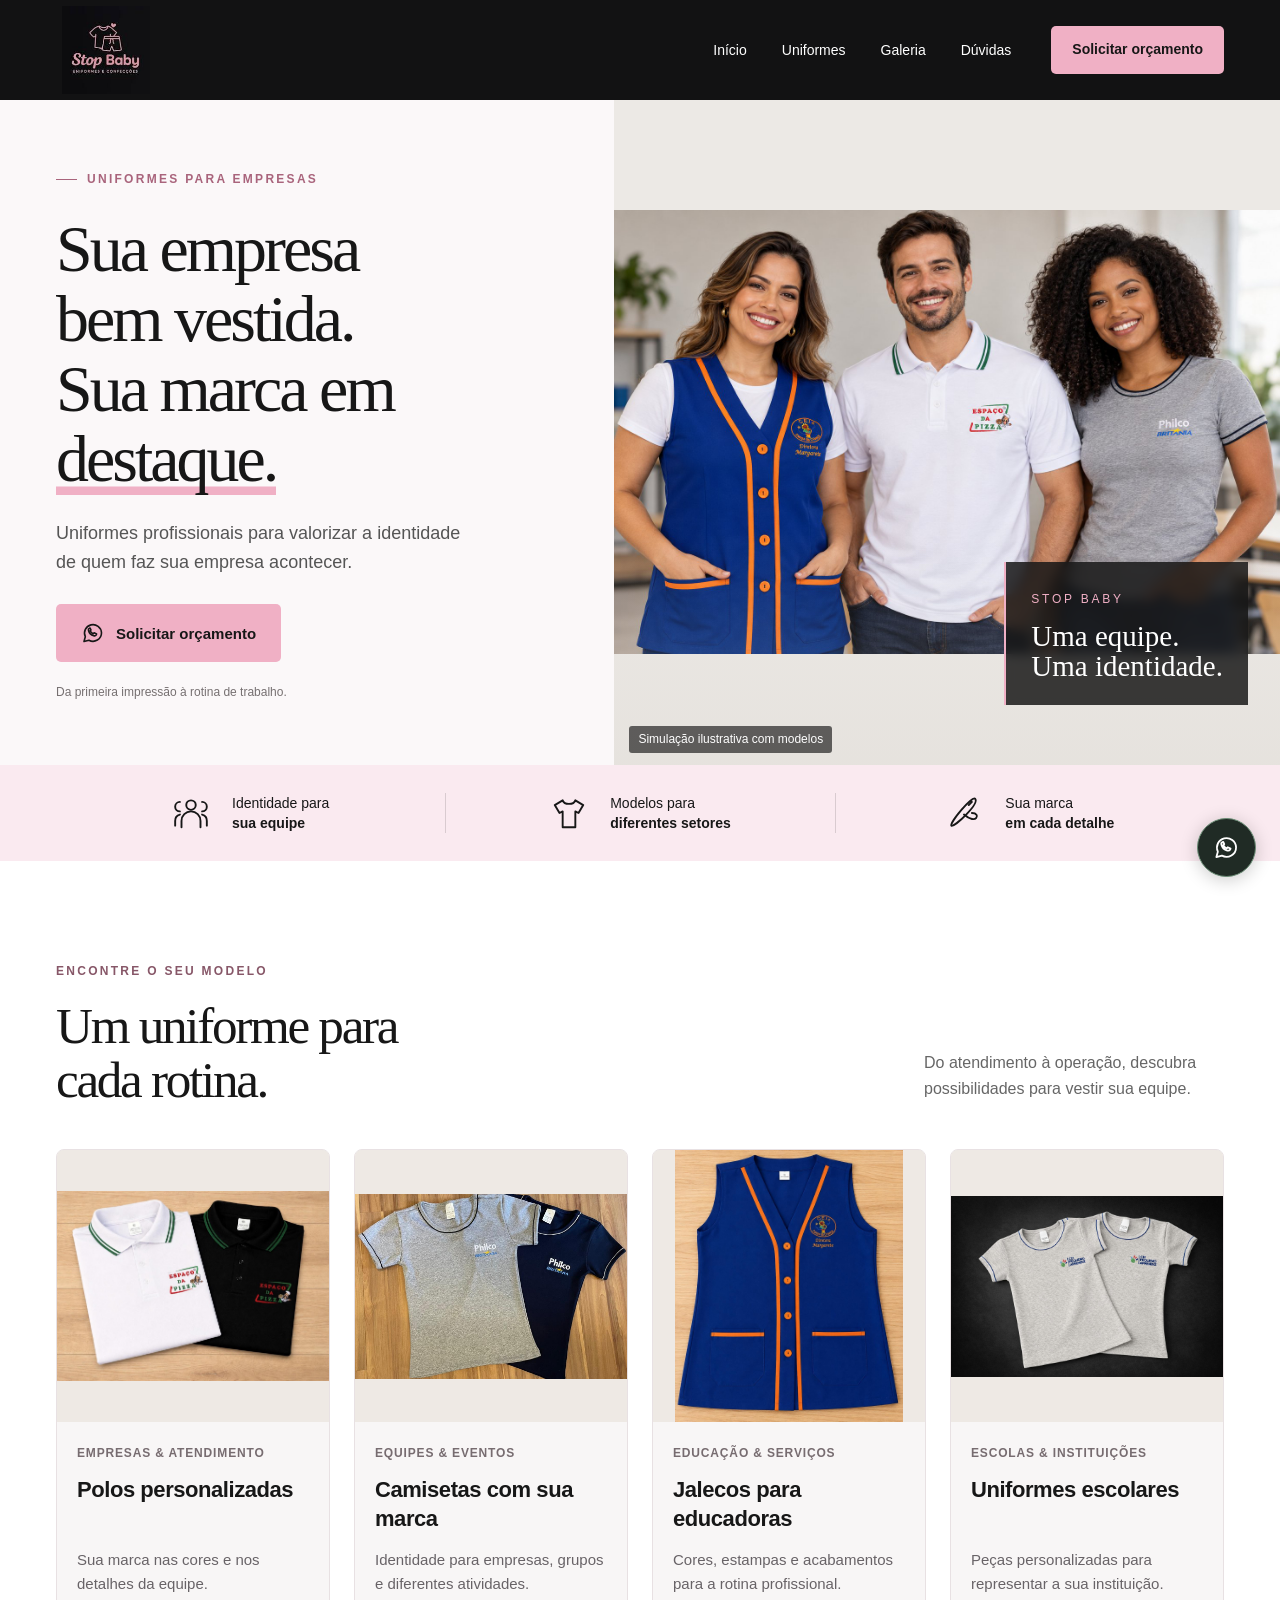
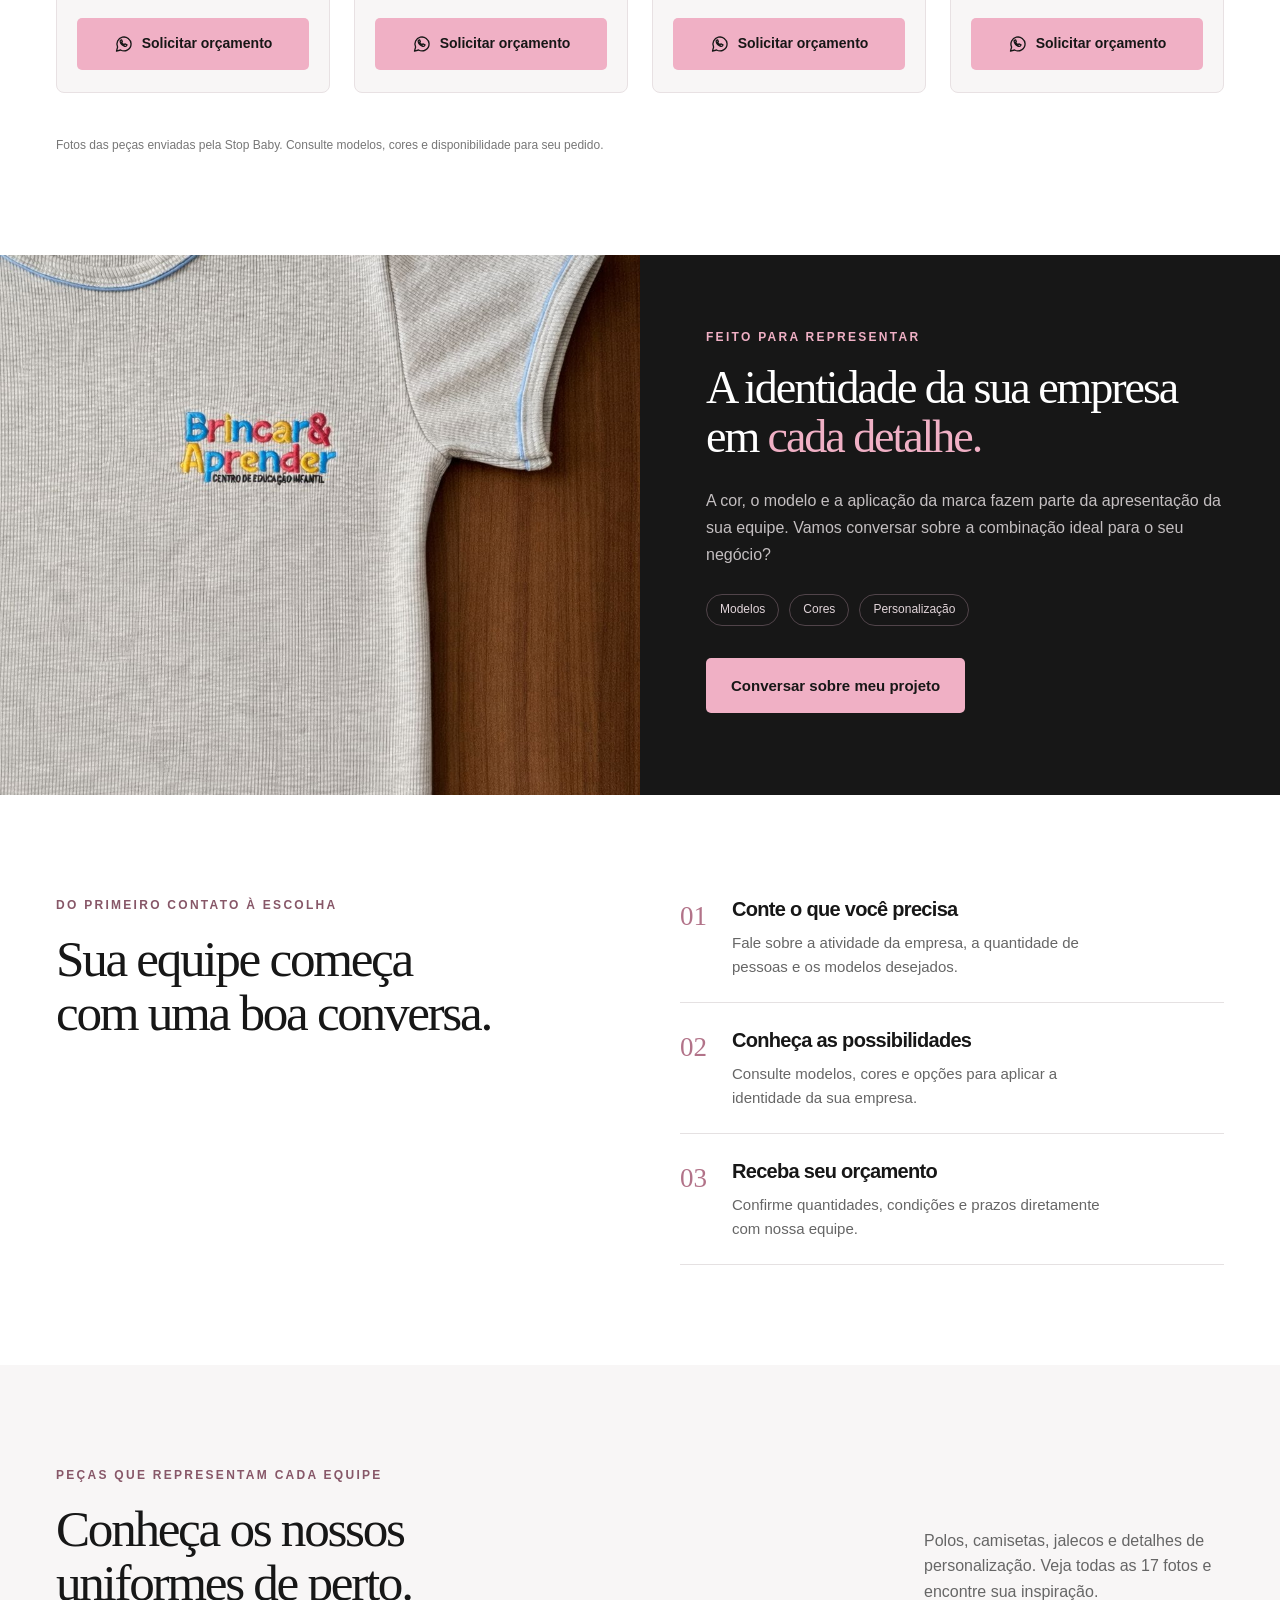
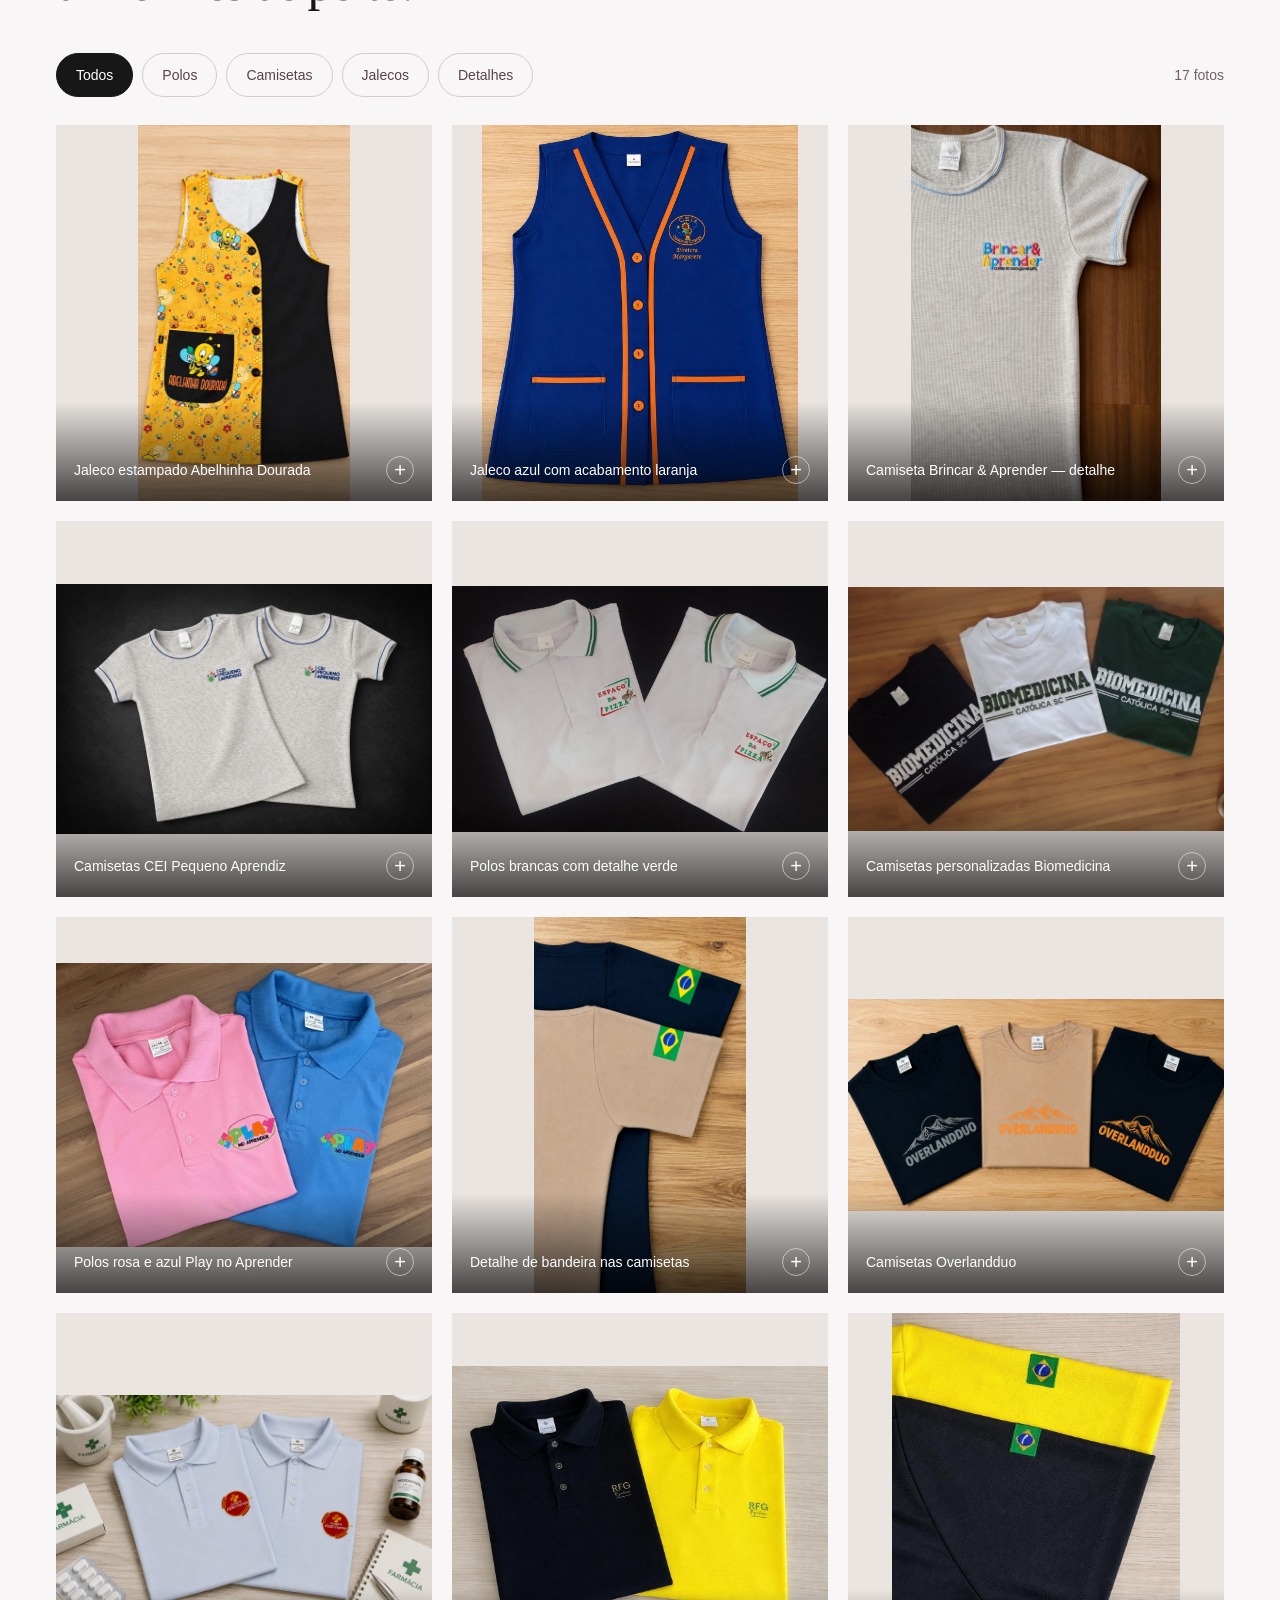
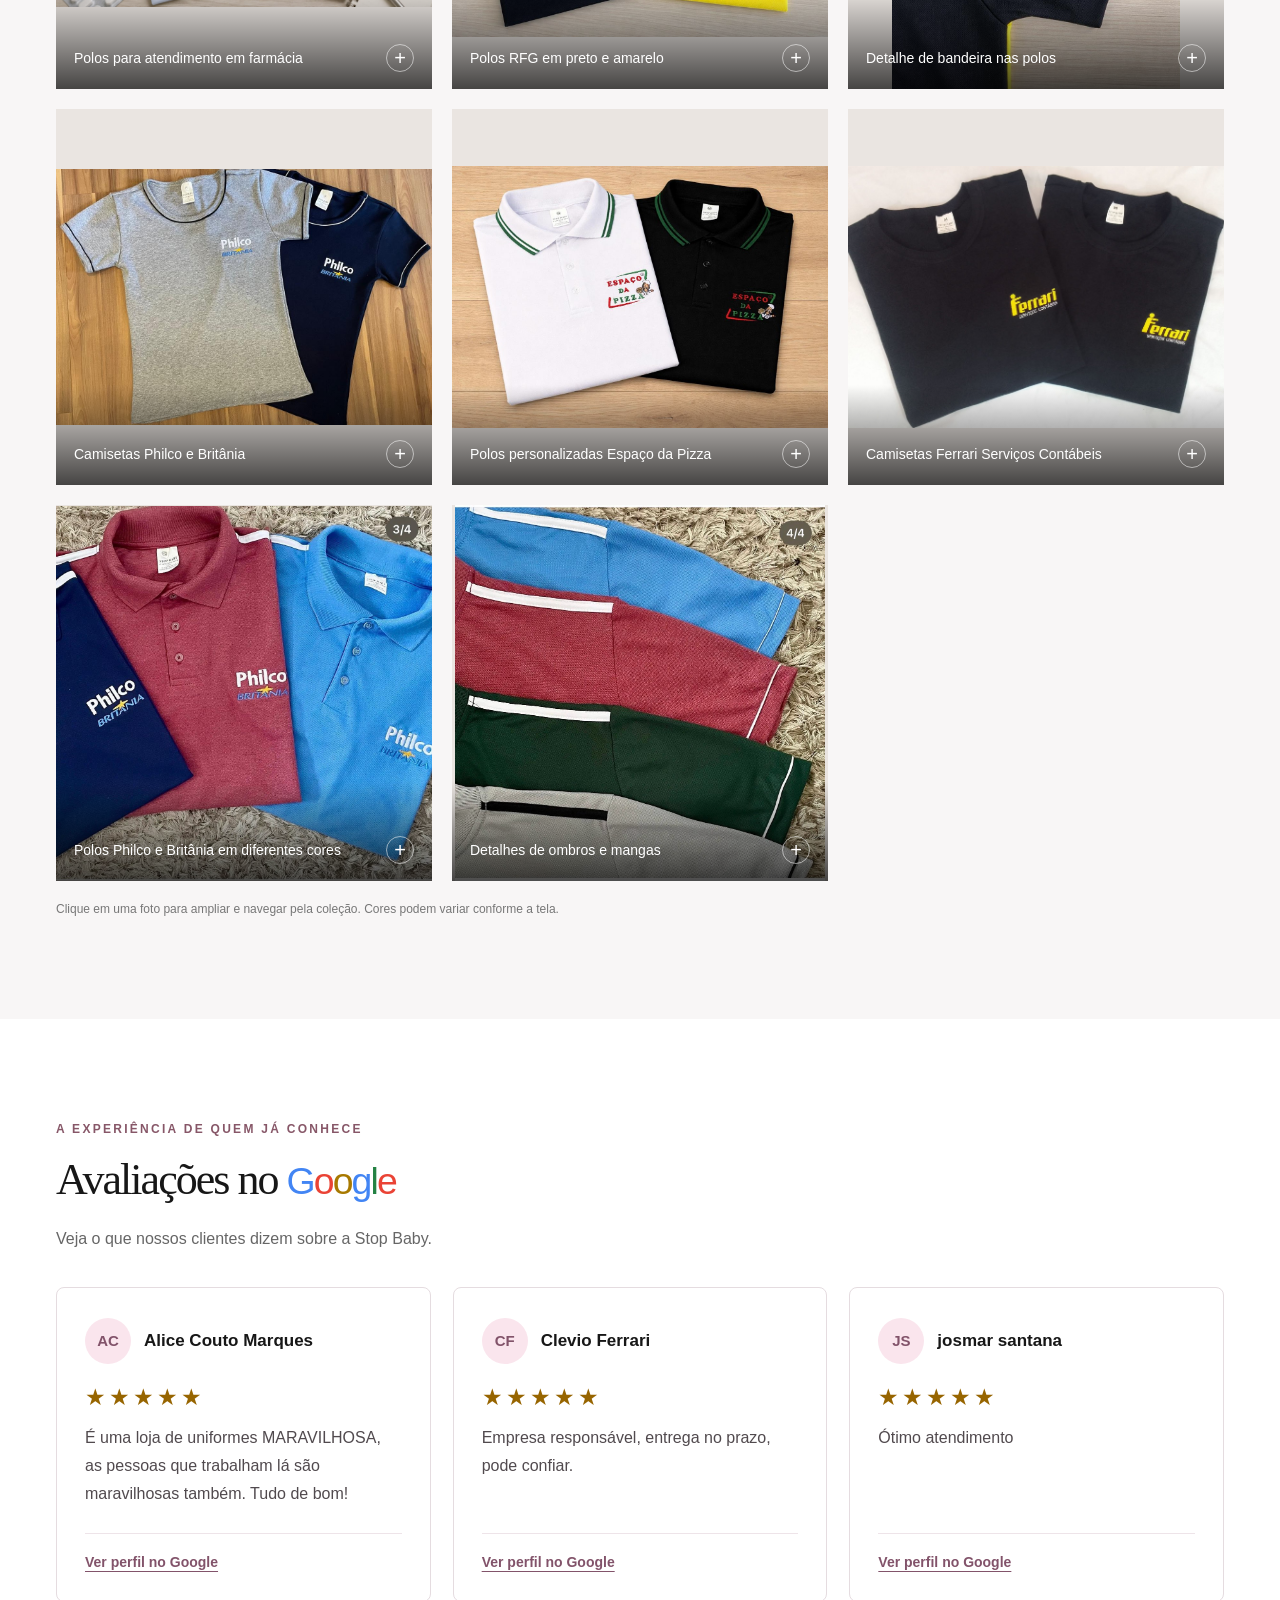
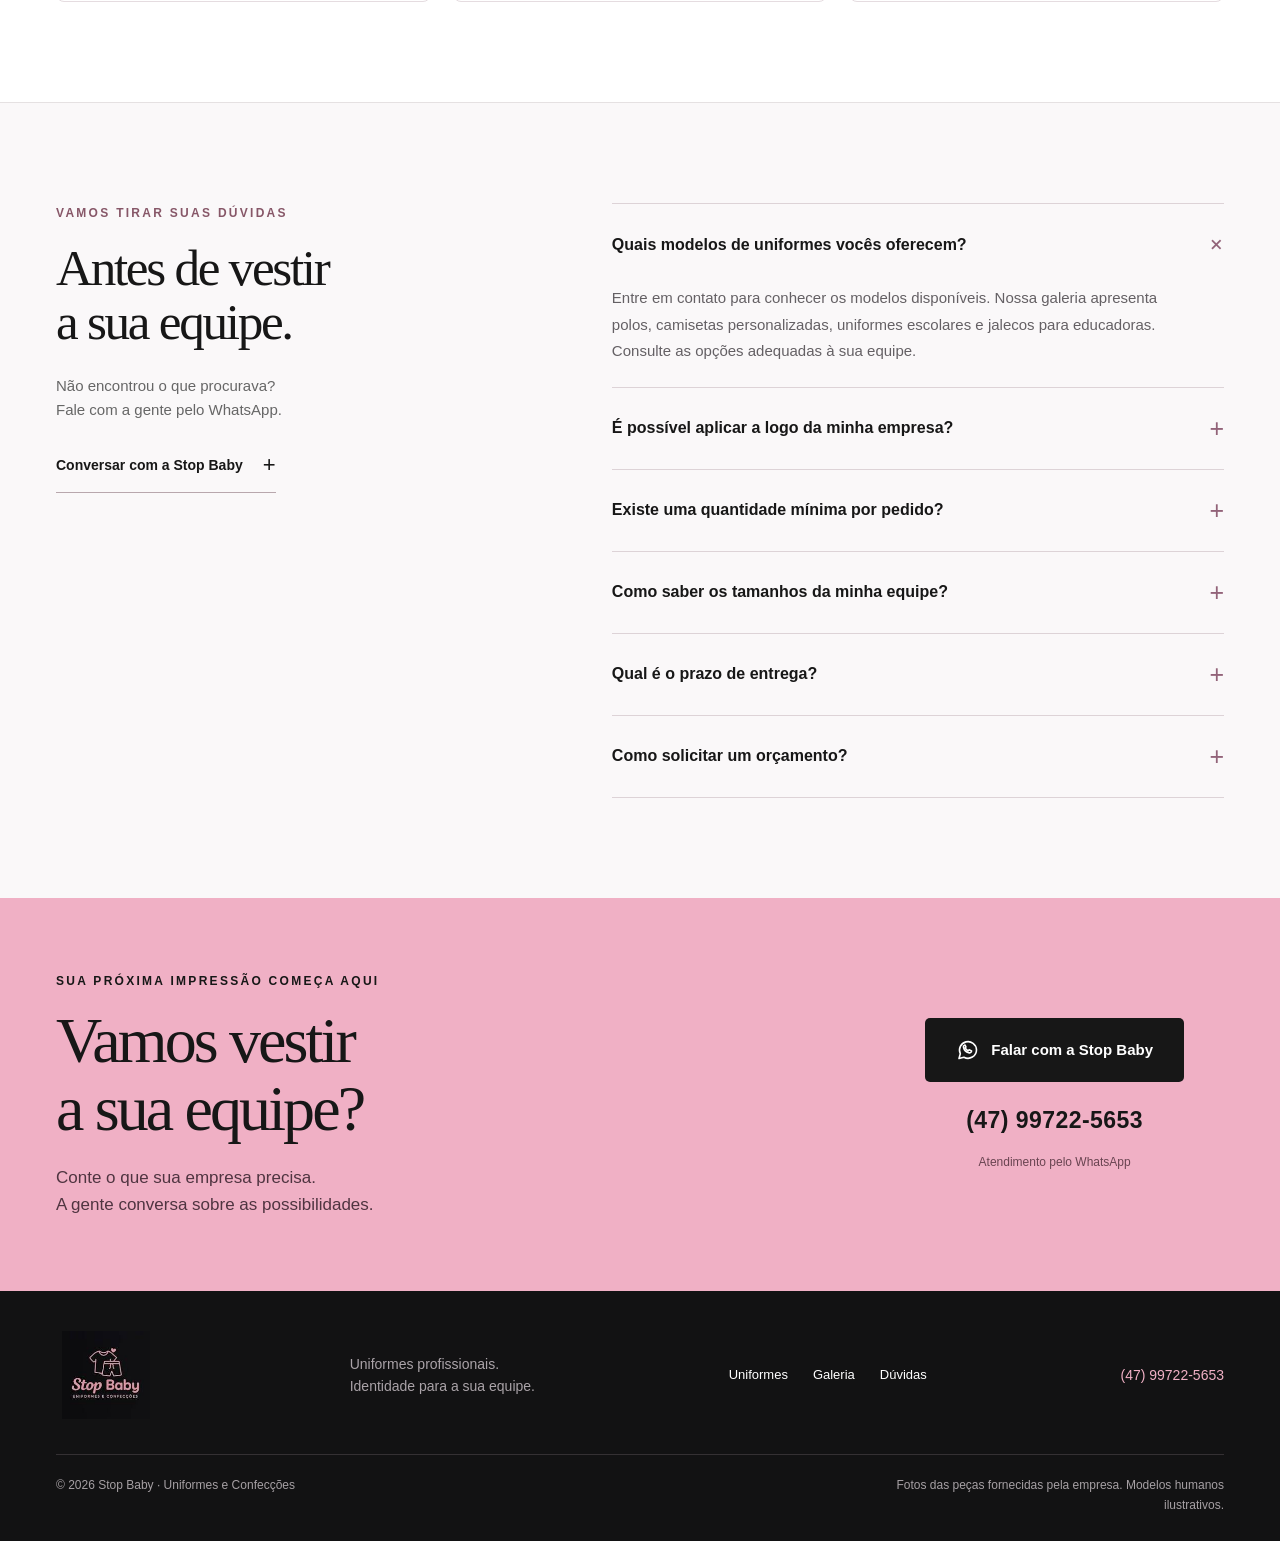
<file: index.html>
<!DOCTYPE html>
<html lang="pt-BR">
<head>
<meta charset="UTF-8"><meta name="viewport" content="width=device-width, initial-scale=1">
<title>Stop Baby — Uniformes profissionais para sua empresa</title>
<meta name="description" content="Uniformes profissionais para valorizar a identidade da sua equipe. Conheça modelos e solicite seu orçamento com a Stop Baby pelo WhatsApp.">
<meta name="theme-color" content="#171717">
<link rel="icon" type="image/svg+xml" href="data:image/svg+xml,%3Csvg xmlns='http://www.w3.org/2000/svg' viewBox='0 0 40 40'%3E%3Crect width='40' height='40' rx='9' fill='%23171717'/%3E%3Ctext x='20' y='29' font-family='Georgia' font-size='29' text-anchor='middle' fill='%23efabc0'%3ES%3C/text%3E%3C/svg%3E">
<link rel="stylesheet" href="styles.css">
<!-- SEO:START -->
<link rel="canonical" href="https://seu-usuario.github.io/seu-repositorio/">
<meta name="robots" content="index, follow">
<meta property="og:type" content="website">
<meta property="og:locale" content="pt_BR">
<meta property="og:site_name" content="Stop Baby">
<meta property="og:title" content="Stop Baby — Uniformes profissionais para sua empresa">
<meta property="og:description" content="Polos, camisetas, jalecos e uniformes personalizados. Conheça as peças e solicite um orçamento pelo WhatsApp.">
<meta property="og:url" content="https://seu-usuario.github.io/seu-repositorio/">
<script type="application/ld+json">{"@context":"https://schema.org","@type":"Organization","name":"Stop Baby — Uniformes e Confecções","url":"https://seu-usuario.github.io/seu-repositorio/","logo":"https://seu-usuario.github.io/seu-repositorio/assets/logo.jpg","telephone":"+55-47-99722-5653","description":"Polos, camisetas personalizadas, uniformes escolares e jalecos para equipes."}</script>
<!-- SEO:END -->
</head>
<body>
<svg class="svg-sprite" xmlns="http://www.w3.org/2000/svg" aria-hidden="true"><symbol id="wa" viewBox="0 0 24 24"><path d="M20.5 11.7a8.5 8.5 0 0 1-12.6 7.5L3 20.5l1.3-4.8a8.5 8.5 0 1 1 16.2-4Z"/><path d="M8.1 7.4c-.6.2-.9 1-.6 2.1.6 2.4 2.7 4.5 5.2 5.2 1.1.3 2 0 2.4-.6l.5-1.1-2.5-1.2-.9 1c-1.6-.7-2.4-1.6-3-3l.8-.8-.9-2Z"/></symbol><symbol id="shirt" viewBox="0 0 24 24"><path d="m8 4-5 3 3 5 2-1v10h8V11l2 1 3-5-5-3c-1 3-7 3-8 0Z"/></symbol><symbol id="team" viewBox="0 0 24 24"><circle cx="12" cy="7" r="3"/><path d="M6 21v-4a6 6 0 0 1 12 0v4M5 5a3 3 0 0 0 0 6M19 5a3 3 0 0 1 0 6M2 20v-3a4 4 0 0 1 3-4M22 20v-3a4 4 0 0 0-3-4"/></symbol><symbol id="needle" viewBox="0 0 24 24"><path d="M19 3c3 3-13 18-15 17C3 18 17 1 19 3ZM15 7l2-2M12 13c8 7 11-1 5-1"/></symbol></svg>
<a class="skip" href="#conteudo">Pular para o conteúdo</a>
<header class="header" id="inicio"><div class="wrap header-inner"><a class="brand" href="#inicio" aria-label="Stop Baby início"><img src="assets/logo.jpg" alt="Stop Baby — Uniformes e Confecções" width="155" height="150"></a><nav class="desktop-nav" aria-label="Navegação principal"><a href="#inicio">Início</a><a href="#uniformes">Uniformes</a><a href="#galeria">Galeria</a><a href="#duvidas">Dúvidas</a></nav><a class="button small wa-link header-cta" href="https://wa.me/5547997225653?text=Ol%C3%A1%21%20Vim%20pelo%20site%20da%20Stop%20Baby%20e%20gostaria%20de%20um%20or%C3%A7amento%20de%20uniformes%20para%20minha%20empresa." target="_blank" rel="noopener noreferrer">Solicitar orçamento</a><button class="menu-toggle" aria-label="Abrir menu" aria-expanded="false" aria-controls="mobile-nav"><span></span><span></span></button></div><nav id="mobile-nav" class="mobile-nav" aria-label="Menu celular" hidden><a href="#uniformes">Uniformes</a><a href="#personalizacao">Personalização</a><a href="#galeria">Galeria</a><a href="#duvidas">Dúvidas</a></nav></header>
<main id="conteudo">
<section class="hero"><div class="hero-copy"><div class="eyebrow"><span></span> UNIFORMES PARA EMPRESAS</div><h1>Sua empresa<br>bem vestida.<br>Sua marca em <em>destaque.</em></h1><p>Uniformes profissionais para valorizar a identidade de quem faz sua empresa acontecer.</p><a class="button wa-link" href="https://wa.me/5547997225653" target="_blank" rel="noopener noreferrer"><svg><use href="#wa"/></svg>Solicitar orçamento</a><div class="hero-note">Da primeira impressão à rotina de trabalho.</div></div><div class="hero-image"><img src="assets/hero.jpg" alt="Simulação ilustrativa de profissionais com polo, camiseta e jaleco baseados nas peças da Stop Baby" fetchpriority="high" width="1536" height="1024"><div class="photo-label"><span>STOP BABY</span><p>Uma equipe.<br>Uma identidade.</p></div><span class="simulation-label">Simulação ilustrativa com modelos</span></div></section>
<div class="benefits"><div class="wrap benefits-inner"><div><svg><use href="#team"/></svg><span>Identidade para<br><strong>sua equipe</strong></span></div><div><svg><use href="#shirt"/></svg><span>Modelos para<br><strong>diferentes setores</strong></span></div><div><svg><use href="#needle"/></svg><span>Sua marca<br><strong>em cada detalhe</strong></span></div></div></div>
<section class="section wrap" id="uniformes"><div class="section-heading"><div><span class="eyebrow">ENCONTRE O SEU MODELO</span><h2>Um uniforme para<br>cada rotina.</h2></div><p>Do atendimento à operação, descubra possibilidades para vestir sua equipe.</p></div><div class="products"><article class="product"><div class="product-media"><img class="product-photo" src="assets/polos-pizzaria.jpg" alt="Polos personalizadas" width="1158" height="809" loading="lazy"></div><div class="product-body"><span class="category">EMPRESAS & ATENDIMENTO</span><h3>Polos personalizadas</h3><p>Sua marca nas cores e nos detalhes da equipe.</p><a class="button product-cta wa-link" data-model="polos personalizadas" href="https://wa.me/5547997225653" target="_blank" rel="noopener noreferrer"><svg aria-hidden="true"><use href="#wa"/></svg>Solicitar orçamento</a></div></article><article class="product"><div class="product-media"><img class="product-photo" src="assets/camisetas-philco.jpg" alt="Camisetas com sua marca" width="1058" height="720" loading="lazy"></div><div class="product-body"><span class="category">EQUIPES & EVENTOS</span><h3>Camisetas com sua marca</h3><p>Identidade para empresas, grupos e diferentes atividades.</p><a class="button product-cta wa-link" data-model="camisetas personalizadas" href="https://wa.me/5547997225653" target="_blank" rel="noopener noreferrer"><svg aria-hidden="true"><use href="#wa"/></svg>Solicitar orçamento</a></div></article><article class="product"><div class="product-media"><img class="product-photo" src="assets/jaleco-azul-laranja.jpg" alt="Jalecos para educadoras" width="1076" height="1280" loading="lazy"></div><div class="product-body"><span class="category">EDUCAÇÃO & SERVIÇOS</span><h3>Jalecos para educadoras</h3><p>Cores, estampas e acabamentos para a rotina profissional.</p><a class="button product-cta wa-link" data-model="jalecos para educadoras" href="https://wa.me/5547997225653" target="_blank" rel="noopener noreferrer"><svg aria-hidden="true"><use href="#wa"/></svg>Solicitar orçamento</a></div></article><article class="product"><div class="product-media"><img class="product-photo" src="assets/camisetas-pequeno-aprendiz.jpg" alt="Uniformes escolares" width="1536" height="1024" loading="lazy"></div><div class="product-body"><span class="category">ESCOLAS & INSTITUIÇÕES</span><h3>Uniformes escolares</h3><p>Peças personalizadas para representar a sua instituição.</p><a class="button product-cta wa-link" data-model="uniformes escolares" href="https://wa.me/5547997225653" target="_blank" rel="noopener noreferrer"><svg aria-hidden="true"><use href="#wa"/></svg>Solicitar orçamento</a></div></article></div><p class="caption">Fotos das peças enviadas pela Stop Baby. Consulte modelos, cores e disponibilidade para seu pedido.</p></section>
<section class="custom" id="personalizacao"><div class="custom-image"><img src="assets/camiseta-brincar-aprender.jpg" alt="Bordado Brincar e Aprender em camiseta da Stop Baby" width="1024" height="1536" loading="lazy"></div><div class="custom-copy"><span class="eyebrow">FEITO PARA REPRESENTAR</span><h2>A identidade da sua empresa em <em>cada detalhe.</em></h2><p>A cor, o modelo e a aplicação da marca fazem parte da apresentação da sua equipe. Vamos conversar sobre a combinação ideal para o seu negócio?</p><div class="custom-tags"><span>Modelos</span><span>Cores</span><span>Personalização</span></div><a class="button wa-link" data-model="opções de personalização" href="https://wa.me/5547997225653" target="_blank" rel="noopener noreferrer">Conversar sobre meu projeto</a></div></section>
<section class="section wrap process"><div><span class="eyebrow">DO PRIMEIRO CONTATO À ESCOLHA</span><h2>Sua equipe começa<br>com uma boa conversa.</h2></div><ol><li><span>01</span><div><h3>Conte o que você precisa</h3><p>Fale sobre a atividade da empresa, a quantidade de pessoas e os modelos desejados.</p></div></li><li><span>02</span><div><h3>Conheça as possibilidades</h3><p>Consulte modelos, cores e opções para aplicar a identidade da sua empresa.</p></div></li><li><span>03</span><div><h3>Receba seu orçamento</h3><p>Confirme quantidades, condições e prazos diretamente com nossa equipe.</p></div></li></ol></section>
<section class="gallery-section" id="galeria"><div class="wrap section"><div class="section-heading"><div><span class="eyebrow">PEÇAS QUE REPRESENTAM CADA EQUIPE</span><h2>Conheça os nossos<br>uniformes de perto.</h2></div><p>Polos, camisetas, jalecos e detalhes de personalização. Veja todas as 17 fotos e encontre sua inspiração.</p></div><div class="gallery-toolbar"><div class="gallery-filters" role="group" aria-label="Filtrar fotos por tipo"><button class="filter-button" data-filter="todos" aria-pressed="true">Todos</button><button class="filter-button" data-filter="polos" aria-pressed="false">Polos</button><button class="filter-button" data-filter="camisetas" aria-pressed="false">Camisetas</button><button class="filter-button" data-filter="jalecos" aria-pressed="false">Jalecos</button><button class="filter-button" data-filter="detalhes" aria-pressed="false">Detalhes</button></div><p class="gallery-count" aria-live="polite">17 fotos</p></div><div class="gallery real-gallery"><button class="gallery-item real-photo" data-gallery-index="0" data-category="jalecos" data-photo="assets/jaleco-abelhinha.jpg" data-caption="Jaleco estampado Abelhinha Dourada" aria-label="Ampliar: Jaleco estampado Abelhinha Dourada"><img src="assets/jaleco-abelhinha.jpg" alt="Jaleco estampado Abelhinha Dourada" width="900" height="1600" loading="lazy"><span>Jaleco estampado Abelhinha Dourada<b>+</b></span></button><button class="gallery-item real-photo" data-gallery-index="1" data-category="jalecos" data-photo="assets/jaleco-azul-laranja.jpg" data-caption="Jaleco azul com acabamento laranja" aria-label="Ampliar: Jaleco azul com acabamento laranja"><img src="assets/jaleco-azul-laranja.jpg" alt="Jaleco azul com acabamento laranja" width="1076" height="1280" loading="lazy"><span>Jaleco azul com acabamento laranja<b>+</b></span></button><button class="gallery-item real-photo" data-gallery-index="2" data-category="camisetas" data-photo="assets/camiseta-brincar-aprender.jpg" data-caption="Camiseta Brincar &amp; Aprender — detalhe" aria-label="Ampliar: Camiseta Brincar &amp; Aprender — detalhe"><img src="assets/camiseta-brincar-aprender.jpg" alt="Camiseta Brincar &amp; Aprender — detalhe" width="1024" height="1536" loading="lazy"><span>Camiseta Brincar &amp; Aprender — detalhe<b>+</b></span></button><button class="gallery-item real-photo" data-gallery-index="3" data-category="camisetas" data-photo="assets/camisetas-pequeno-aprendiz.jpg" data-caption="Camisetas CEI Pequeno Aprendiz" aria-label="Ampliar: Camisetas CEI Pequeno Aprendiz"><img src="assets/camisetas-pequeno-aprendiz.jpg" alt="Camisetas CEI Pequeno Aprendiz" width="1536" height="1024" loading="lazy"><span>Camisetas CEI Pequeno Aprendiz<b>+</b></span></button><button class="gallery-item real-photo" data-gallery-index="4" data-category="polos" data-photo="assets/polos-pizzaria-brancas.jpg" data-caption="Polos brancas com detalhe verde" aria-label="Ampliar: Polos brancas com detalhe verde"><img src="assets/polos-pizzaria-brancas.jpg" alt="Polos brancas com detalhe verde" width="1280" height="837" loading="lazy"><span>Polos brancas com detalhe verde<b>+</b></span></button><button class="gallery-item real-photo" data-gallery-index="5" data-category="camisetas" data-photo="assets/camisetas-biomedicina.jpg" data-caption="Camisetas personalizadas Biomedicina" aria-label="Ampliar: Camisetas personalizadas Biomedicina"><img src="assets/camisetas-biomedicina.jpg" alt="Camisetas personalizadas Biomedicina" width="1561" height="1011" loading="lazy"><span>Camisetas personalizadas Biomedicina<b>+</b></span></button><button class="gallery-item real-photo" data-gallery-index="6" data-category="polos" data-photo="assets/polos-play.jpg" data-caption="Polos rosa e azul Play no Aprender" aria-label="Ampliar: Polos rosa e azul Play no Aprender"><img src="assets/polos-play.jpg" alt="Polos rosa e azul Play no Aprender" width="949" height="718" loading="lazy"><span>Polos rosa e azul Play no Aprender<b>+</b></span></button><button class="gallery-item real-photo" data-gallery-index="7" data-category="detalhes" data-photo="assets/camisetas-bandeira.jpg" data-caption="Detalhe de bandeira nas camisetas" aria-label="Ampliar: Detalhe de bandeira nas camisetas"><img src="assets/camisetas-bandeira.jpg" alt="Detalhe de bandeira nas camisetas" width="900" height="1600" loading="lazy"><span>Detalhe de bandeira nas camisetas<b>+</b></span></button><button class="gallery-item real-photo" data-gallery-index="8" data-category="camisetas" data-photo="assets/camisetas-overlandduo.jpg" data-caption="Camisetas Overlandduo" aria-label="Ampliar: Camisetas Overlandduo"><img src="assets/camisetas-overlandduo.jpg" alt="Camisetas Overlandduo" width="1600" height="900" loading="lazy"><span>Camisetas Overlandduo<b>+</b></span></button><button class="gallery-item real-photo" data-gallery-index="9" data-category="polos" data-photo="assets/polos-farmacia.jpg" data-caption="Polos para atendimento em farmácia" aria-label="Ampliar: Polos para atendimento em farmácia"><img src="assets/polos-farmacia.jpg" alt="Polos para atendimento em farmácia" width="1600" height="900" loading="lazy"><span>Polos para atendimento em farmácia<b>+</b></span></button><button class="gallery-item real-photo" data-gallery-index="10" data-category="polos" data-photo="assets/polos-rfg.jpg" data-caption="Polos RFG em preto e amarelo" aria-label="Ampliar: Polos RFG em preto e amarelo"><img src="assets/polos-rfg.jpg" alt="Polos RFG em preto e amarelo" width="1184" height="853" loading="lazy"><span>Polos RFG em preto e amarelo<b>+</b></span></button><button class="gallery-item real-photo" data-gallery-index="11" data-category="detalhes" data-photo="assets/polos-bandeira.jpg" data-caption="Detalhe de bandeira nas polos" aria-label="Ampliar: Detalhe de bandeira nas polos"><img src="assets/polos-bandeira.jpg" alt="Detalhe de bandeira nas polos" width="853" height="1111" loading="lazy"><span>Detalhe de bandeira nas polos<b>+</b></span></button><button class="gallery-item real-photo" data-gallery-index="12" data-category="camisetas" data-photo="assets/camisetas-philco.jpg" data-caption="Camisetas Philco e Britânia" aria-label="Ampliar: Camisetas Philco e Britânia"><img src="assets/camisetas-philco.jpg" alt="Camisetas Philco e Britânia" width="1058" height="720" loading="lazy"><span>Camisetas Philco e Britânia<b>+</b></span></button><button class="gallery-item real-photo" data-gallery-index="13" data-category="polos" data-photo="assets/polos-pizzaria.jpg" data-caption="Polos personalizadas Espaço da Pizza" aria-label="Ampliar: Polos personalizadas Espaço da Pizza"><img src="assets/polos-pizzaria.jpg" alt="Polos personalizadas Espaço da Pizza" width="1158" height="809" loading="lazy"><span>Polos personalizadas Espaço da Pizza<b>+</b></span></button><button class="gallery-item real-photo" data-gallery-index="14" data-category="camisetas" data-photo="assets/camisetas-ferrari.jpg" data-caption="Camisetas Ferrari Serviços Contábeis" aria-label="Ampliar: Camisetas Ferrari Serviços Contábeis"><img src="assets/camisetas-ferrari.jpg" alt="Camisetas Ferrari Serviços Contábeis" width="1577" height="1098" loading="lazy"><span>Camisetas Ferrari Serviços Contábeis<b>+</b></span></button><button class="gallery-item real-photo" data-gallery-index="15" data-category="polos" data-photo="assets/polos-philco.jpg" data-caption="Polos Philco e Britânia em diferentes cores" aria-label="Ampliar: Polos Philco e Britânia em diferentes cores"><img src="assets/polos-philco.jpg" alt="Polos Philco e Britânia em diferentes cores" width="1170" height="1164" loading="lazy"><span>Polos Philco e Britânia em diferentes cores<b>+</b></span></button><button class="gallery-item real-photo" data-gallery-index="16" data-category="detalhes" data-photo="assets/detalhes-ombros.jpg" data-caption="Detalhes de ombros e mangas" aria-label="Ampliar: Detalhes de ombros e mangas"><img src="assets/detalhes-ombros.jpg" alt="Detalhes de ombros e mangas" width="1170" height="1187" loading="lazy"><span>Detalhes de ombros e mangas<b>+</b></span></button></div><p class="caption">Clique em uma foto para ampliar e navegar pela coleção. Cores podem variar conforme a tela.</p></div></section>
<section class="reviews section wrap" id="avaliacoes"><div class="review-heading"><span class="eyebrow">A EXPERIÊNCIA DE QUEM JÁ CONHECE</span><h2>Avaliações no <span class="google-word"><i>G</i><i>o</i><i>o</i><i>g</i><i>l</i><i>e</i></span></h2><p>Veja o que nossos clientes dizem sobre a Stop Baby.</p></div><div class="review-cards"><article class="customer-review"><div class="review-person"><span class="review-avatar" aria-hidden="true">AC</span><h3>Alice Couto Marques</h3></div><p class="review-stars" aria-label="5 de 5 estrelas"><span aria-hidden="true">★★★★★</span></p><blockquote>É uma loja de uniformes MARAVILHOSA, as pessoas que trabalham lá são maravilhosas também. Tudo de bom!</blockquote><a class="review-source" href="https://www.google.com/maps/contrib/115155567946818958849/reviews?hl=pt-BR" target="_blank" rel="noopener noreferrer" aria-label="Ver perfil de avaliações de Alice Couto Marques no Google">Ver perfil no Google</a></article><article class="customer-review"><div class="review-person"><span class="review-avatar" aria-hidden="true">CF</span><h3>Clevio Ferrari</h3></div><p class="review-stars" aria-label="5 de 5 estrelas"><span aria-hidden="true">★★★★★</span></p><blockquote>Empresa responsável, entrega no prazo, pode confiar.</blockquote><a class="review-source" href="https://www.google.com/maps/contrib/108389919092474610691/reviews?hl=pt-BR" target="_blank" rel="noopener noreferrer" aria-label="Ver perfil de avaliações de Clevio Ferrari no Google">Ver perfil no Google</a></article><article class="customer-review"><div class="review-person"><span class="review-avatar" aria-hidden="true">JS</span><h3>josmar santana</h3></div><p class="review-stars" aria-label="5 de 5 estrelas"><span aria-hidden="true">★★★★★</span></p><blockquote>Ótimo atendimento</blockquote><a class="review-source" href="https://www.google.com/maps/contrib/106371537554091015286/reviews?hl=pt-BR" target="_blank" rel="noopener noreferrer" aria-label="Ver perfil de avaliações de josmar santana no Google">Ver perfil no Google</a></article></div></section>
<section class="faq-section" id="duvidas"><div class="wrap section faq-layout"><div><span class="eyebrow">VAMOS TIRAR SUAS DÚVIDAS</span><h2>Antes de vestir<br>a sua equipe.</h2><p>Não encontrou o que procurava?<br>Fale com a gente pelo WhatsApp.</p><a class="text-link wa-link" href="https://wa.me/5547997225653" target="_blank" rel="noopener noreferrer">Conversar com a Stop Baby <span>+</span></a></div><div class="faq-list"><details open><summary>Quais modelos de uniformes vocês oferecem?<span>+</span></summary><p>Entre em contato para conhecer os modelos disponíveis. Nossa galeria apresenta polos, camisetas personalizadas, uniformes escolares e jalecos para educadoras. Consulte as opções adequadas à sua equipe.</p></details><details><summary>É possível aplicar a logo da minha empresa?<span>+</span></summary><p>Envie sua logo pelo WhatsApp e consulte as opções de personalização para o modelo escolhido. Nossa equipe orienta sobre as possibilidades de aplicação.</p></details><details><summary>Existe uma quantidade mínima por pedido?<span>+</span></summary><p>A quantidade mínima deve ser consultada de acordo com o modelo e a personalização. Informe quantas peças você precisa para receber uma orientação.</p></details><details><summary>Como saber os tamanhos da minha equipe?<span>+</span></summary><p>Antes de confirmar o pedido, solicite as orientações de medidas e tamanhos dos modelos escolhidos. Assim, você organiza a relação de peças para cada pessoa.</p></details><details><summary>Qual é o prazo de entrega?<span>+</span></summary><p>O prazo é informado no orçamento, conforme os modelos, a quantidade e os detalhes do pedido. Se você tem uma data prevista, conte para nossa equipe no primeiro contato.</p></details><details><summary>Como solicitar um orçamento?<span>+</span></summary><p>Clique em um dos botões de WhatsApp e informe o nome da empresa, os modelos de interesse e a quantidade estimada. Se tiver uma referência ou logo, você também pode enviar na conversa.</p></details></div></div></section>
<section class="closing" id="contato"><div class="wrap closing-inner"><div><span class="eyebrow">SUA PRÓXIMA IMPRESSÃO COMEÇA AQUI</span><h2>Vamos vestir<br>a sua equipe?</h2><p>Conte o que sua empresa precisa.<br>A gente conversa sobre as possibilidades.</p></div><div class="closing-contact"><a class="button dark wa-link" href="https://wa.me/5547997225653" target="_blank" rel="noopener noreferrer"><svg><use href="#wa"/></svg>Falar com a Stop Baby</a><a class="phone" href="tel:+5547997225653">(47) 99722-5653</a><span>Atendimento pelo WhatsApp</span></div></div></section>
</main>
<footer><div class="wrap footer-top"><a class="brand" href="#inicio" aria-label="Stop Baby voltar ao início"><img src="assets/logo.jpg" alt="Stop Baby — Uniformes e Confecções" width="155" height="150" loading="lazy"></a><p>Uniformes profissionais.<br>Identidade para a sua equipe.</p><nav aria-label="Links do rodapé"><a href="#uniformes">Uniformes</a><a href="#galeria">Galeria</a><a href="#duvidas">Dúvidas</a></nav><a class="wa-link footer-contact" href="https://wa.me/5547997225653" target="_blank" rel="noopener noreferrer">(47) 99722-5653</a></div><div class="wrap footer-bottom"><span>© <span id="year">2026</span> Stop Baby · Uniformes e Confecções</span><span>Fotos das peças fornecidas pela empresa. Modelos humanos ilustrativos.</span></div></footer>
<a class="floating-wa wa-link" href="https://wa.me/5547997225653" target="_blank" rel="noopener noreferrer" aria-label="Conversar pelo WhatsApp"><svg><use href="#wa"/></svg><span>Vamos conversar?</span></a>
<dialog id="lightbox" aria-labelledby="lightbox-caption"><button class="lightbox-close" aria-label="Fechar imagem">×</button><div class="lightbox-stage"><img class="lightbox-image" alt=""><button class="lightbox-prev" aria-label="Foto anterior">‹</button><button class="lightbox-next" aria-label="Próxima foto">›</button></div><div class="lightbox-footer"><p id="lightbox-caption"></p><span class="lightbox-counter" aria-live="polite"></span></div><a class="button lightbox-quote wa-link" href="https://wa.me/5547997225653" target="_blank" rel="noopener noreferrer">Consultar este modelo</a></dialog>
<script src="script.js" defer></script>
</body></html>
</file>
<file: styles.css>
:root{--ink:#171717;--pink:#f0b0c5;--pink-light:#faeaf0;--paper:#fff;--muted:#666;--line:#e5e1e2;--serif:Georgia,'Times New Roman',serif}*{box-sizing:border-box}html{scroll-behavior:smooth;scroll-padding-top:104px}body{margin:0;font-family:Arial,Helvetica,sans-serif;font-size:16px;line-height:1.6;color:var(--ink);background:var(--paper)}body.modal-open{overflow:hidden}button,a{-webkit-tap-highlight-color:transparent}button{font:inherit}a{color:inherit;text-decoration:none}img{display:block;max-width:100%}svg{width:24px;height:24px;fill:none;stroke:currentColor;stroke-width:1.6;stroke-linecap:round;stroke-linejoin:round;flex-shrink:0}button{cursor:pointer}.svg-sprite{position:absolute;width:0;height:0;overflow:hidden}[hidden]{display:none!important}.wrap{max-width:1280px;width:calc(100% - 112px);margin:auto}.section{padding-top:100px;padding-bottom:100px}.eyebrow{display:block;font-size:12px;letter-spacing:.19em;font-weight:700;line-height:1.7}.section .eyebrow{color:#875768}h1,h2,h3,p{margin:0}h1,h2{font-family:var(--serif);font-weight:500;letter-spacing:-.045em;line-height:1.06}h2{font-size:clamp(35px,4vw,58px);margin-top:17px}h3{font-size:22px;line-height:1.2;letter-spacing:-.035em}h1 em,h2 em{font-style:normal}a,button,summary{touch-action:manipulation}:focus-visible{outline:3px solid #a74167;outline-offset:6px}.skip{position:fixed;left:15px;top:-100px;background:var(--pink);padding:15px;z-index:90}.skip:focus{top:15px}.header{background:#121213;color:#fff;position:sticky;top:0;z-index:30}.header-inner{height:100px;display:flex;align-items:center;gap:40px;justify-content:space-between}.brand{display:block;flex-shrink:0}.brand img{height:88px;width:100px;object-fit:contain}.desktop-nav{display:flex;gap:35px;margin-left:auto;align-items:center;font-size:14px}.desktop-nav a{position:relative;padding:10px 0}.desktop-nav a:after{content:'';position:absolute;bottom:4px;left:0;right:100%;height:2px;background:var(--pink);transition:right .2s}.desktop-nav a:hover:after{right:0}.button{display:inline-flex;justify-content:center;align-items:center;gap:11px;background:var(--pink);color:#171717;border:1px solid transparent;border-radius:5px;padding:16px 24px;font-size:15px;font-weight:600;line-height:1.4;min-height:54px;transition:background .2s,transform .2s}.button:hover{background:#f6c6d5;transform:translateY(-2px)}.button.small{font-size:14px;padding:13px 20px;min-height:46px}.button.dark{background:var(--ink);color:#fff}.button.dark:hover{background:#353035}.menu-toggle{display:none;width:46px;height:46px;border:0;background:none;color:white}.menu-toggle span{display:block;height:2px;background:white;margin:7px 3px}.mobile-nav{padding:12px 26px 25px;display:grid;gap:10px}.hero{display:grid;grid-template-columns:48% 52%;min-height:650px}.hero-copy{padding:69px 55px 62px max(56px,calc((100vw - 1280px)/2));background:#fbf8f9}.hero .eyebrow{color:#a9647c;display:flex;align-items:center;gap:10px}.eyebrow>span{display:inline-block;width:21px;height:1px;background:currentColor}h1{font-size:clamp(48px,5.15vw,78px);margin:25px 0}.hero h1 em{box-shadow:inset 0 -.13em 0 var(--pink)}.hero-copy>p{font-size:18px;max-width:410px;line-height:1.6;margin:25px 0 28px;color:#555}.hero-note{font-size:12px;color:#767071;margin-top:21px}.hero-image{position:relative;overflow:hidden;background:#ddd}.hero-image>img{width:100%;height:100%;object-fit:cover;object-position:center}.photo-label{position:absolute;bottom:32px;right:32px;padding:23px 25px;background:rgba(22,22,22,.84);color:white;border-left:2px solid var(--pink);backdrop-filter:blur(6px)}.photo-label>span{font-size:12px;letter-spacing:.23em;color:var(--pink)}.photo-label>p{font-family:var(--serif);font-size:29px;line-height:1.05;margin-top:10px}.benefits{background:var(--pink-light)}.benefits-inner{display:grid;grid-template-columns:repeat(3,1fr);padding:28px 0}.benefits-inner>div{display:flex;justify-content:center;gap:22px;align-items:center;line-height:1.45;font-size:14px}.benefits-inner>div+div{border-left:1px solid #d9cbd0}.benefits svg{width:38px;height:38px;stroke-width:1.2}.section-heading{display:flex;justify-content:space-between;gap:30px;align-items:flex-end;margin-bottom:42px}.section-heading>p{max-width:300px;color:var(--muted);font-size:16px;padding-bottom:6px}.products{display:grid;grid-template-columns:repeat(4,minmax(0,1fr));gap:20px}.product{background:#f6f5f4;overflow:hidden}.model-photo{background-image:url('assets/models.jpg');background-repeat:no-repeat;background-size:200% 200%;aspect-ratio:1/1}.model-0{background-position:left top}.model-1{background-position:right top}.model-2{background-position:left bottom}.model-3{background-position:right bottom}.product-body{padding:23px 20px 20px}.category{font-size:12px;letter-spacing:.1em;color:#776c70;font-weight:700}.product h3{margin:9px 0 13px;font-size:22px}.product p{font-size:14px;color:#686367;line-height:1.6;min-height:68px}.text-link{display:flex;align-items:center;justify-content:space-between;gap:20px;font-size:14px;border-bottom:1px solid #b8a7ad;padding:10px 0;font-weight:600}.text-link:hover{color:#99566d}.text-link span{font-size:22px;font-weight:400}.product .text-link{margin-top:20px}.caption{font-size:12px;color:#777;margin-top:19px}.custom{display:grid;grid-template-columns:1fr 1fr;background:var(--ink);color:white}.custom-image{min-height:540px;position:relative}.custom-image img{width:100%;height:100%;object-fit:cover;position:absolute}.custom-copy{padding:72px max(56px,calc((100vw - 1280px)/2)) 72px 66px}.custom .eyebrow{color:var(--pink)}.custom h2{font-size:clamp(36px,3.6vw,54px)}.custom h2 em{color:var(--pink)}.custom-copy>p{color:#c4bfc1;line-height:1.7;font-size:16px;margin-top:25px}.custom-tags{display:flex;gap:10px;margin:26px 0 32px;flex-wrap:wrap}.custom-tags span{border:1px solid #51444a;padding:5px 13px;border-radius:20px;font-size:12px;color:#e2d5da}.process{display:grid;grid-template-columns:1fr 1fr;gap:80px}.process ol{padding:0;list-style:none;margin:0}.process li{display:flex;gap:25px;padding:23px 0;border-bottom:1px solid var(--line)}.process li:first-child{padding-top:0}.process li>span{color:#b27389;font-family:var(--serif);font-size:27px}.process h3{font-size:20px;margin:2px 0 10px}.process p{font-size:15px;color:var(--muted);max-width:390px}.gallery-section{background:#f8f6f6}.gallery{display:grid;grid-template-columns:repeat(4,minmax(0,1fr));gap:16px}.gallery-item{display:block;border:0;padding:0;overflow:hidden;background:#d4cdce;position:relative;aspect-ratio:1/1;color:white;text-align:left}.gallery-item.gallery-wide{grid-column:span 2;aspect-ratio:2/1}.gallery-item img,.gallery-item .model-photo{width:100%;height:100%;object-fit:cover;transition:transform .4s}.gallery-item:hover img,.gallery-item:hover .model-photo{transform:scale(1.035)}.gallery-item>span{position:absolute;bottom:0;left:0;right:0;padding:45px 18px 17px;background:linear-gradient(transparent,rgba(0,0,0,.7));display:flex;align-items:center;justify-content:space-between;font-size:14px;line-height:1.3}.gallery-item b{border:1px solid #ffffff88;border-radius:50%;font-size:20px;font-weight:400;width:28px;height:28px;display:grid;place-items:center;flex-shrink:0;margin-left:10px}.reviews{display:grid;grid-template-columns:1fr 1fr;gap:80px;align-items:center}.reviews h2{font-size:44px}.reviews>div>p{color:var(--muted);font-size:16px;margin-top:23px;max-width:340px}.google-word{font-family:Arial,sans-serif;font-size:.85em;font-weight:500;letter-spacing:-.05em}.google-word i{font-style:normal}.google-word i:nth-child(1),.google-word i:nth-child(4){color:#4285f4}.google-word i:nth-child(2),.google-word i:nth-child(6){color:#ea4335}.google-word i:nth-child(3){color:#a87900}.google-word i:nth-child(5){color:#248243}.review-placeholder{border:1px solid var(--line);padding:30px 35px;position:relative}.quote-mark{font-family:var(--serif);font-size:73px;color:#bd8296;line-height:1}.review-placeholder h3{font-family:var(--serif);font-size:28px;font-weight:500}.reviews .review-placeholder>p{margin-top:14px;max-width:none;font-size:15px}.review-label{font-size:12px;letter-spacing:.13em;color:#8c6b77;display:block;margin-top:24px}.faq-section{background:#faf8f9;border-top:1px solid var(--line)}.faq-layout{display:grid;grid-template-columns:1fr 1.3fr;gap:85px}.faq-layout>div>p{font-size:15px;color:var(--muted);margin-top:25px}.faq-layout .text-link{display:inline-flex;margin-top:15px}.faq-list details{border-bottom:1px solid #ddd3d7;padding:0 0 0}.faq-list details:first-child{border-top:1px solid #ddd3d7}.faq-list summary{display:flex;justify-content:space-between;align-items:center;gap:25px;list-style:none;cursor:pointer;font-size:16px;font-weight:600;padding:23px 0;line-height:1.4}.faq-list summary::-webkit-details-marker{display:none}.faq-list summary>span{font-size:25px;font-weight:400;color:#926379;transition:transform .2s}.faq-list details[open] summary>span{transform:rotate(45deg)}.faq-list details p{font-size:15px;line-height:1.75;color:#646064;padding:0 35px 23px 0}.closing{background:var(--pink);padding:73px 0}.closing-inner{display:flex;justify-content:space-between;align-items:center;gap:40px}.closing .eyebrow{font-size:12px}.closing h2{font-size:64px;margin-top:16px}.closing p{margin-top:21px;font-size:17px;color:#4f3440}.closing-contact{display:flex;flex-direction:column;align-items:center;gap:14px;margin-right:40px}.closing-contact .button{padding:19px 30px}.phone{font-size:23px;letter-spacing:.02em;font-weight:600;margin-top:6px}.closing-contact>span{font-size:12px;color:#694451}footer{background:#121213;color:white}.footer-top{padding-top:40px;padding-bottom:35px;display:flex;justify-content:space-between;align-items:center;gap:35px}.footer-top>p{font-size:14px;color:#aaa3a8}.footer-top nav{display:flex;gap:25px;font-size:13px}.footer-contact{color:var(--pink);font-size:14px}.footer-bottom{display:flex;justify-content:space-between;border-top:1px solid #343033;padding:21px 0 26px;color:#a6a0a4;font-size:12px}.floating-wa{position:fixed;bottom:23px;right:24px;z-index:29;display:flex;align-items:center;gap:10px;justify-content:center;background:#202b25;color:white;border:1px solid #688b73;border-radius:50px;box-shadow:0 3px 18px #0003;padding:15px}.floating-wa svg{height:27px;width:27px}.floating-wa>span{display:none;font-size:13px}.floating-wa:hover>span{display:inline}.floating-wa:hover{background:#304c39}dialog{padding:0;border:none;background:#141414;color:#fff;width:min(880px,92vw);max-height:92dvh;overflow:auto;border-radius:7px;box-shadow:0 20px 100px #0008}dialog::backdrop{background:#000c;backdrop-filter:blur(5px)}.lightbox-close{position:absolute;z-index:1;right:13px;top:13px;background:#171717bb;border:1px solid #fff8;color:white;font-size:27px;line-height:1;width:44px;height:44px;border-radius:50%}.lightbox-image{width:100%;max-height:76dvh;aspect-ratio:3/2;background-repeat:no-repeat;background-position:center;background-size:cover}.lightbox-image.model{aspect-ratio:1/1;max-height:none;width:min(70dvh,100%);margin:auto;background-size:200% 200%}#lightbox-caption{padding:16px 22px;font-size:16px}
@media(min-width:1700px){.hero-copy{padding-top:95px;padding-bottom:95px}.hero{min-height:740px}}
@media(max-width:1100px){.wrap{width:calc(100% - 64px)}.header-inner{gap:25px}.desktop-nav{gap:22px}.hero-copy{padding:55px 32px}.hero{min-height:600px}h1{font-size:56px}.hero-copy>p{font-size:17px}.custom-copy{padding:60px 35px}.products{gap:14px}.product-body{padding:20px 15px}.category{font-size:12px}.product h3{font-size:20px}.section{padding-top:75px;padding-bottom:75px}.reviews,.process,.faq-layout{gap:45px}.footer-top{gap:25px}.footer-top nav{gap:17px}.footer-contact{display:none}.closing-contact{margin-right:0}}
@media(max-width:760px){html{scroll-padding-top:80px}.wrap{width:calc(100% - 40px)}.header-inner{height:78px;gap:10px}.brand img{height:72px;width:79px}.desktop-nav{display:none}.header-cta{margin-left:auto}.button.small{font-size:12px;padding:11px 13px;min-height:43px}.menu-toggle{display:block}.hero{grid-template-columns:1fr}.hero-copy{padding:46px 25px}.hero .eyebrow{font-size:12px}h1{font-size:clamp(46px,10.5vw,70px);line-height:1.04;margin:23px 0}.hero-copy>p{font-size:17px;max-width:420px}.hero-image{height:auto;aspect-ratio:3/2}.hero-image>img{object-position:center 35%}.photo-label{bottom:20px;right:20px;padding:15px 20px}.photo-label>p{font-size:25px}.hero-note{font-size:12px}.benefits-inner{padding:23px 0;width:100%}.benefits-inner>div{flex-direction:column;gap:9px;text-align:center;font-size:12px;padding:0 10px}.benefits svg{height:27px;width:27px}.section{padding-top:58px;padding-bottom:58px}.section-heading{display:block;margin-bottom:29px}.section-heading>p{margin-top:22px;max-width:400px;font-size:15px}h2{font-size:40px}.eyebrow{font-size:12px}.products{grid-template-columns:repeat(2,minmax(0,1fr));gap:22px 13px}.product-body{padding:16px 12px}.category{font-size:12px;letter-spacing:.07em}.product h3{font-size:19px;margin-top:7px;min-height:44px}.product p{font-size:14px;min-height:81px}.product .text-link{font-size:12px;margin-top:13px;gap:5px}.custom{grid-template-columns:1fr}.custom-image{min-height:320px}.custom-copy{padding:42px 25px 50px}.custom h2{font-size:43px;max-width:510px}.custom-copy>p{font-size:16px}.process,.reviews,.faq-layout{grid-template-columns:1fr;gap:34px}.process ol{margin-top:4px}.process li{gap:21px}.gallery{grid-template-columns:repeat(2,minmax(0,1fr));gap:13px}.gallery-item>span{font-size:12px;padding:35px 11px 12px}.gallery-item b{width:23px;height:23px;font-size:17px}.gallery-item.gallery-wide{aspect-ratio:1.6/1}.reviews h2{font-size:39px}.reviews>div>p{max-width:none}.review-placeholder{padding:25px}.faq-list summary{font-size:15px;padding:21px 0}.faq-list details p{font-size:14px;padding-right:16px}.closing{padding:51px 0 57px}.closing-inner{display:block}.closing h2{font-size:54px}.closing-contact{align-items:flex-start;margin-top:32px;gap:10px}.closing-contact .button{padding:17px 22px}.footer-top{flex-wrap:wrap;gap:20px;padding:28px 0}.footer-top>p{font-size:13px;margin-left:auto}.footer-top nav{width:100%;justify-content:space-between;border-top:1px solid #343033;padding-top:20px;margin-top:4px}.footer-bottom{gap:15px;flex-direction:column;font-size:12px;padding-bottom:75px}.floating-wa{right:17px;bottom:17px;padding:13px}.floating-wa:hover>span{display:none}}
@media(prefers-reduced-motion:reduce){html{scroll-behavior:auto}*,*:before,*:after{animation:none!important;transition:none!important}}
/* Fotos do portfólio e navegação da galeria */
.product-photo{width:100%;aspect-ratio:1/1;object-fit:contain;background:#eee9e4}.product h3{min-height:54px}.custom-image img{object-position:center 34%;object-fit:cover}.simulation-label{position:absolute;left:15px;bottom:12px;font-size:12px;line-height:1.4;padding:5px 9px;border-radius:3px;background:#171717a8;color:#fff}.photo-label{bottom:60px}.gallery-toolbar{display:flex;align-items:center;justify-content:space-between;gap:18px;margin-bottom:28px}.gallery-filters{display:flex;gap:9px;flex-wrap:wrap}.filter-button{font-size:14px;padding:10px 19px;background:transparent;border:1px solid #d6cbd0;border-radius:30px;color:#59434b;min-height:44px}.filter-button[aria-pressed=true]{background:var(--ink);color:white;border-color:var(--ink)}.filter-button:hover{border-color:#b06985}.gallery-count{font-size:14px;white-space:nowrap;color:#71626a}.real-gallery{grid-template-columns:repeat(3,minmax(0,1fr));gap:20px}.real-photo{aspect-ratio:1/1;background:#eae5e1}.real-photo img{object-fit:contain}.real-photo>span{padding-top:55px}.reviews{display:block}.review-heading{max-width:760px}.reviews .review-heading>p{max-width:none}.demo-notice{background:#faedf2;border-left:3px solid #b87590;padding:15px 18px;color:#654b58!important;font-size:14px!important}.review-cards{display:grid;grid-template-columns:repeat(3,minmax(0,1fr));gap:22px;margin-top:35px}.demo-review{border:1px solid #e4d8dd;padding:26px;display:flex;flex-direction:column;align-items:flex-start}.demo-badge{font-size:12px;letter-spacing:.08em;font-weight:700;color:#92566e}.demo-review .quote-mark{margin-top:22px;height:48px}.demo-review blockquote{font-family:var(--serif);font-size:22px;line-height:1.5;margin:0 0 22px}.demo-review>p{font-size:14px;color:#736670;margin-top:auto}.demo-review .review-label{font-size:12px;margin-top:16px;letter-spacing:.05em}.lightbox-stage{position:relative}.lightbox-image{display:block;height:72dvh;max-height:72dvh;width:100%;object-fit:contain;background:#171717;aspect-ratio:auto}.lightbox-prev,.lightbox-next{position:absolute;top:50%;transform:translateY(-50%);border:1px solid #fff8;border-radius:50%;background:#171717b8;color:#fff;font-size:36px;line-height:1;width:46px;height:46px}.lightbox-prev{left:12px}.lightbox-next{right:12px}.lightbox-footer{display:flex;align-items:center;gap:15px;justify-content:space-between;padding-right:22px}.lightbox-counter{font-size:13px;white-space:nowrap;color:#ddd}.lightbox-quote{margin:0 22px 20px;min-height:44px;padding:10px 17px;font-size:14px}.footer-bottom{gap:30px}.footer-bottom>span:last-child{text-align:right;max-width:380px}
@media(max-width:760px){.gallery-toolbar{align-items:flex-start;flex-direction:column;gap:12px}.gallery-filters{gap:7px}.filter-button{font-size:13px;padding:8px 13px}.real-gallery{grid-template-columns:repeat(2,minmax(0,1fr));gap:12px}.real-photo{aspect-ratio:3/4}.real-photo>span{font-size:12px}.review-cards{grid-template-columns:1fr;gap:16px}.demo-review{padding:24px}.demo-review blockquote{font-size:23px}.lightbox-image{height:62dvh;max-height:62dvh}.lightbox-footer{padding-right:16px}#lightbox-caption{padding:14px 16px;font-size:14px}.photo-label{display:none}.simulation-label{font-size:12px;bottom:8px;left:8px}.footer-bottom>span:last-child{text-align:left}.product h3{min-height:68px}}
.hero-image{background:#ece9e5;display:flex;align-items:center}.hero-image>img{height:auto;aspect-ratio:3/2;object-fit:contain}.hero-image:before{content:'';position:absolute;inset:0;pointer-events:none;background:linear-gradient(0deg,#d5d0ca44,transparent 35%)}

/* Catálogo: imagem quadrada e linhas compartilhadas entre os cartões. */
.products{align-items:stretch;grid-auto-rows:1fr;gap:24px}
.product{display:flex;flex-direction:column;min-width:0;height:100%;border:1px solid #e8e1e3;border-radius:8px;background:#f8f6f6;overflow:hidden}
.product-media{width:100%;aspect-ratio:1/1;position:relative;overflow:hidden;background:#eee9e4;flex:none}
.product-media>.product-photo{position:absolute;inset:0;width:100%;height:100%;max-width:100%;aspect-ratio:auto;object-fit:contain}
.product-body{display:flex;flex-direction:column;flex:1;padding:22px;gap:14px}
.product .category{display:block;min-height:3.2em;line-height:1.6;font-size:12px;letter-spacing:.07em}
.product h3{min-height:2.6em;margin:0;font-size:22px;line-height:1.3;letter-spacing:-.02em;overflow-wrap:anywhere}
.product p{margin:0;min-height:4.8em;font-size:15px;line-height:1.6}
.product .product-cta{width:100%;margin-top:auto;min-height:52px;padding:13px 10px;font-size:14px;gap:8px;text-align:center;border:0;line-height:1.4;white-space:normal}
.product-cta svg{width:20px;height:20px}
@supports(grid-template-rows:subgrid){
 .products{grid-auto-rows:auto;row-gap:0}
 .product{display:grid;grid-row:span 5;grid-template-rows:subgrid;row-gap:0;margin-bottom:24px;height:auto}
 .product-body{display:contents}
 .product .category{margin:22px 20px 0;min-height:0;padding-bottom:13px}
 .product h3{margin:0 20px;min-height:0;padding-bottom:14px}
 .product p{margin:0 20px;min-height:0;padding-bottom:22px}
 .product .product-cta{width:calc(100% - 40px);margin:0 20px 22px;align-self:end}
}
@media(max-width:1100px){.products{grid-template-columns:repeat(2,minmax(0,1fr));gap:24px}.product h3{font-size:24px}}
@media(max-width:560px){.products{grid-template-columns:minmax(0,1fr);gap:22px}.product h3{font-size:24px}.product p{font-size:16px}.product .product-cta{font-size:16px;min-height:54px}.product .category{font-size:13px}.product-body{padding:22px}}
/* Depoimentos fornecidos pelo cliente, com atribuição e perfil de origem. */
.review-cards{align-items:stretch}
.customer-review{padding:28px;border:1px solid #e5dce0;border-radius:8px;background:white;display:flex;flex-direction:column;min-width:0}
.review-person{display:flex;align-items:center;gap:13px;min-height:50px}
.review-avatar{flex:none;width:46px;height:46px;border-radius:50%;display:grid;place-items:center;background:#fae5ed;color:#82536a;font-size:15px;font-weight:700}
.review-person h3{font-size:17px;line-height:1.4;letter-spacing:0}
.review-stars{color:#976500;font-size:23px;letter-spacing:3px;margin:20px 0 15px;line-height:1}
.customer-review blockquote{margin:0 0 25px;font-size:16px;line-height:1.75;color:#514a4e}
.review-source{display:block;margin-top:auto;border-top:1px solid #eee4e9;padding-top:17px;font-size:14px;font-weight:600;text-decoration:underline;text-underline-offset:4px;color:#82536a}
.review-source:hover{color:#492238}
@media(max-width:760px){.customer-review{padding:25px}.review-person h3{font-size:18px}}
</file>
